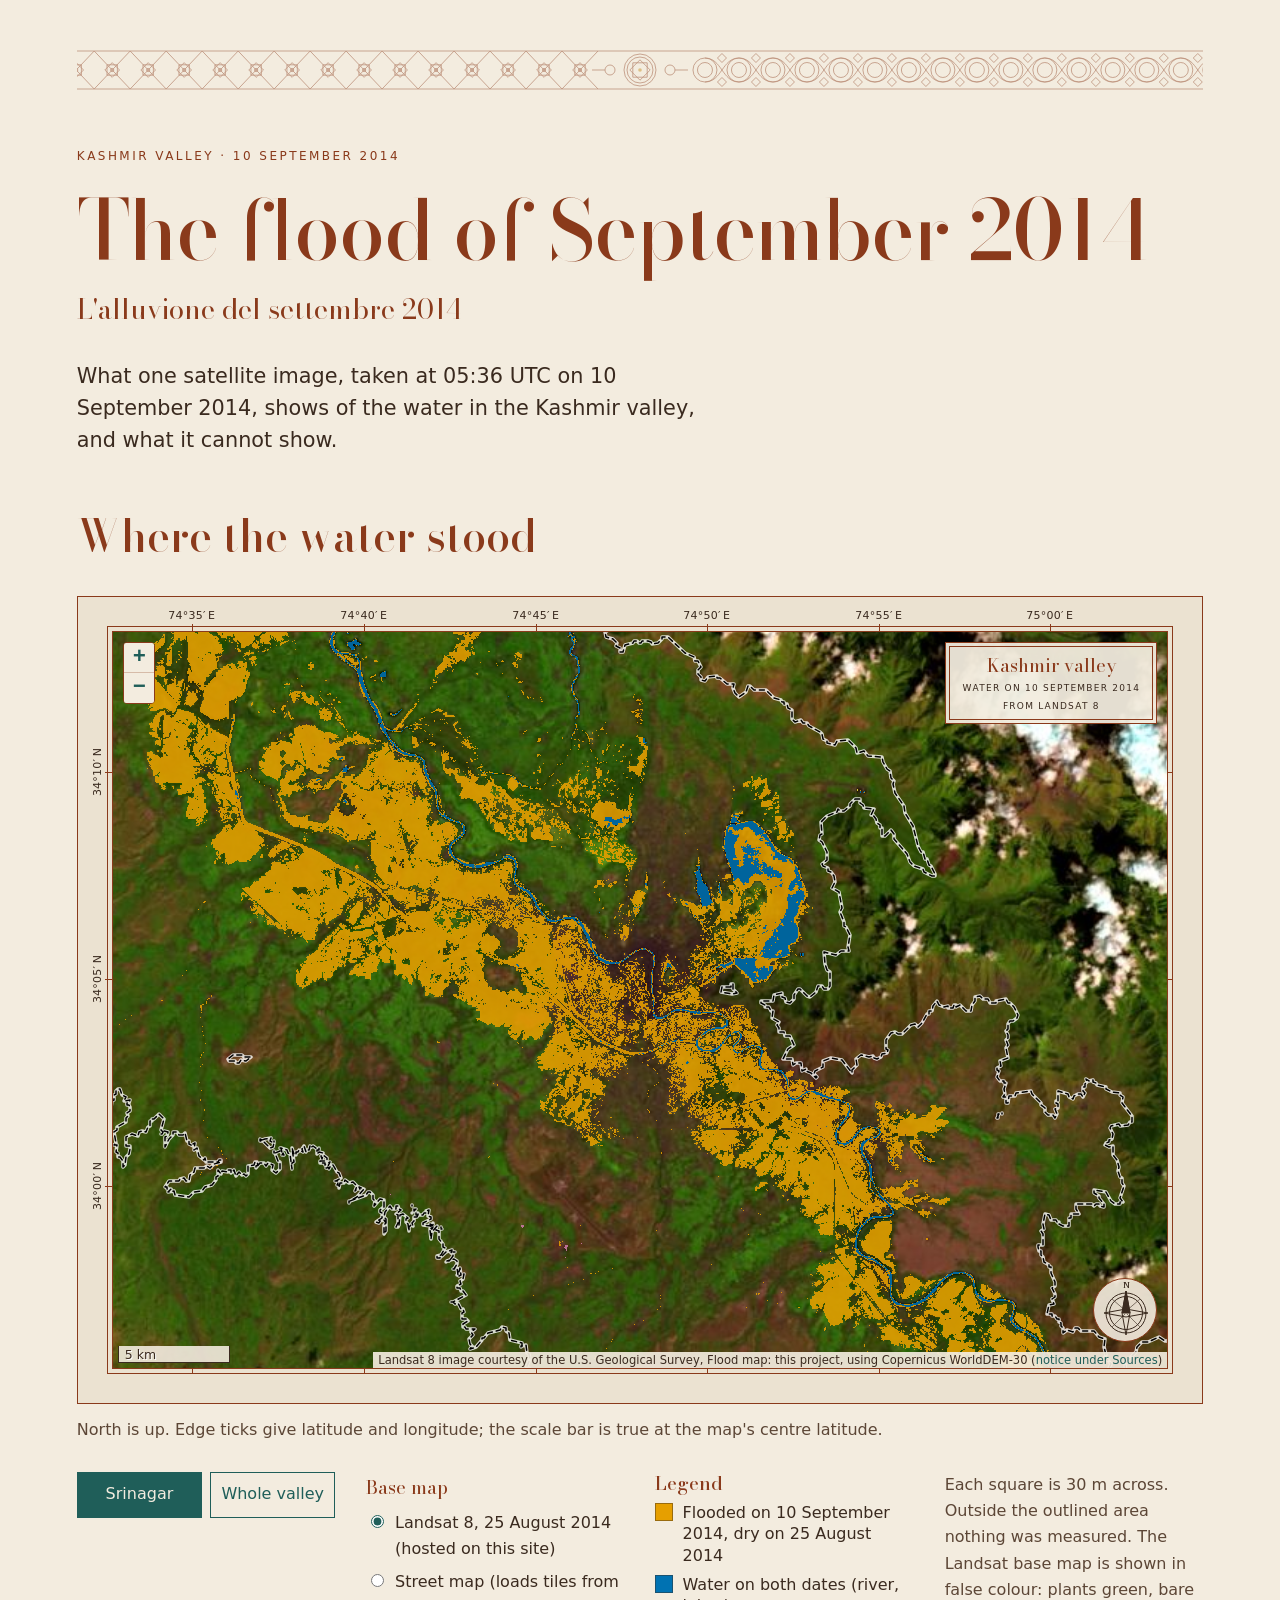
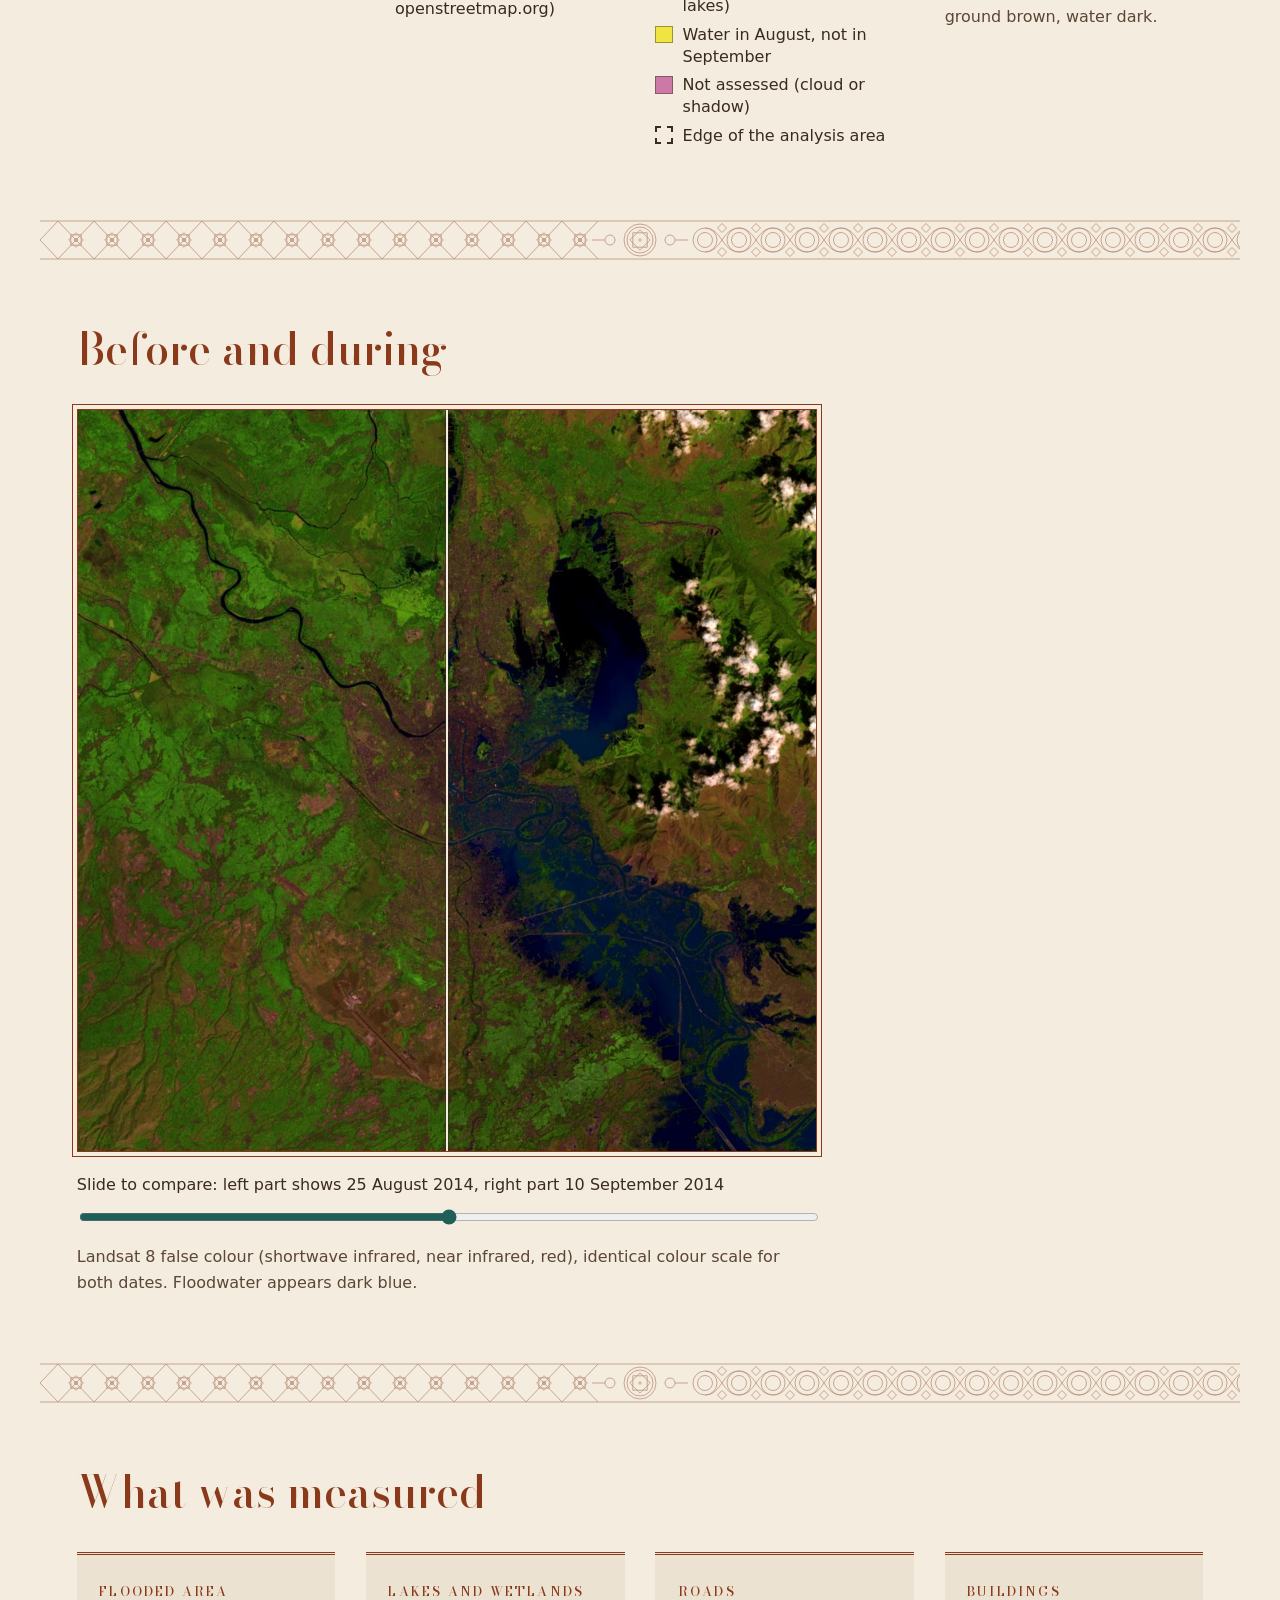
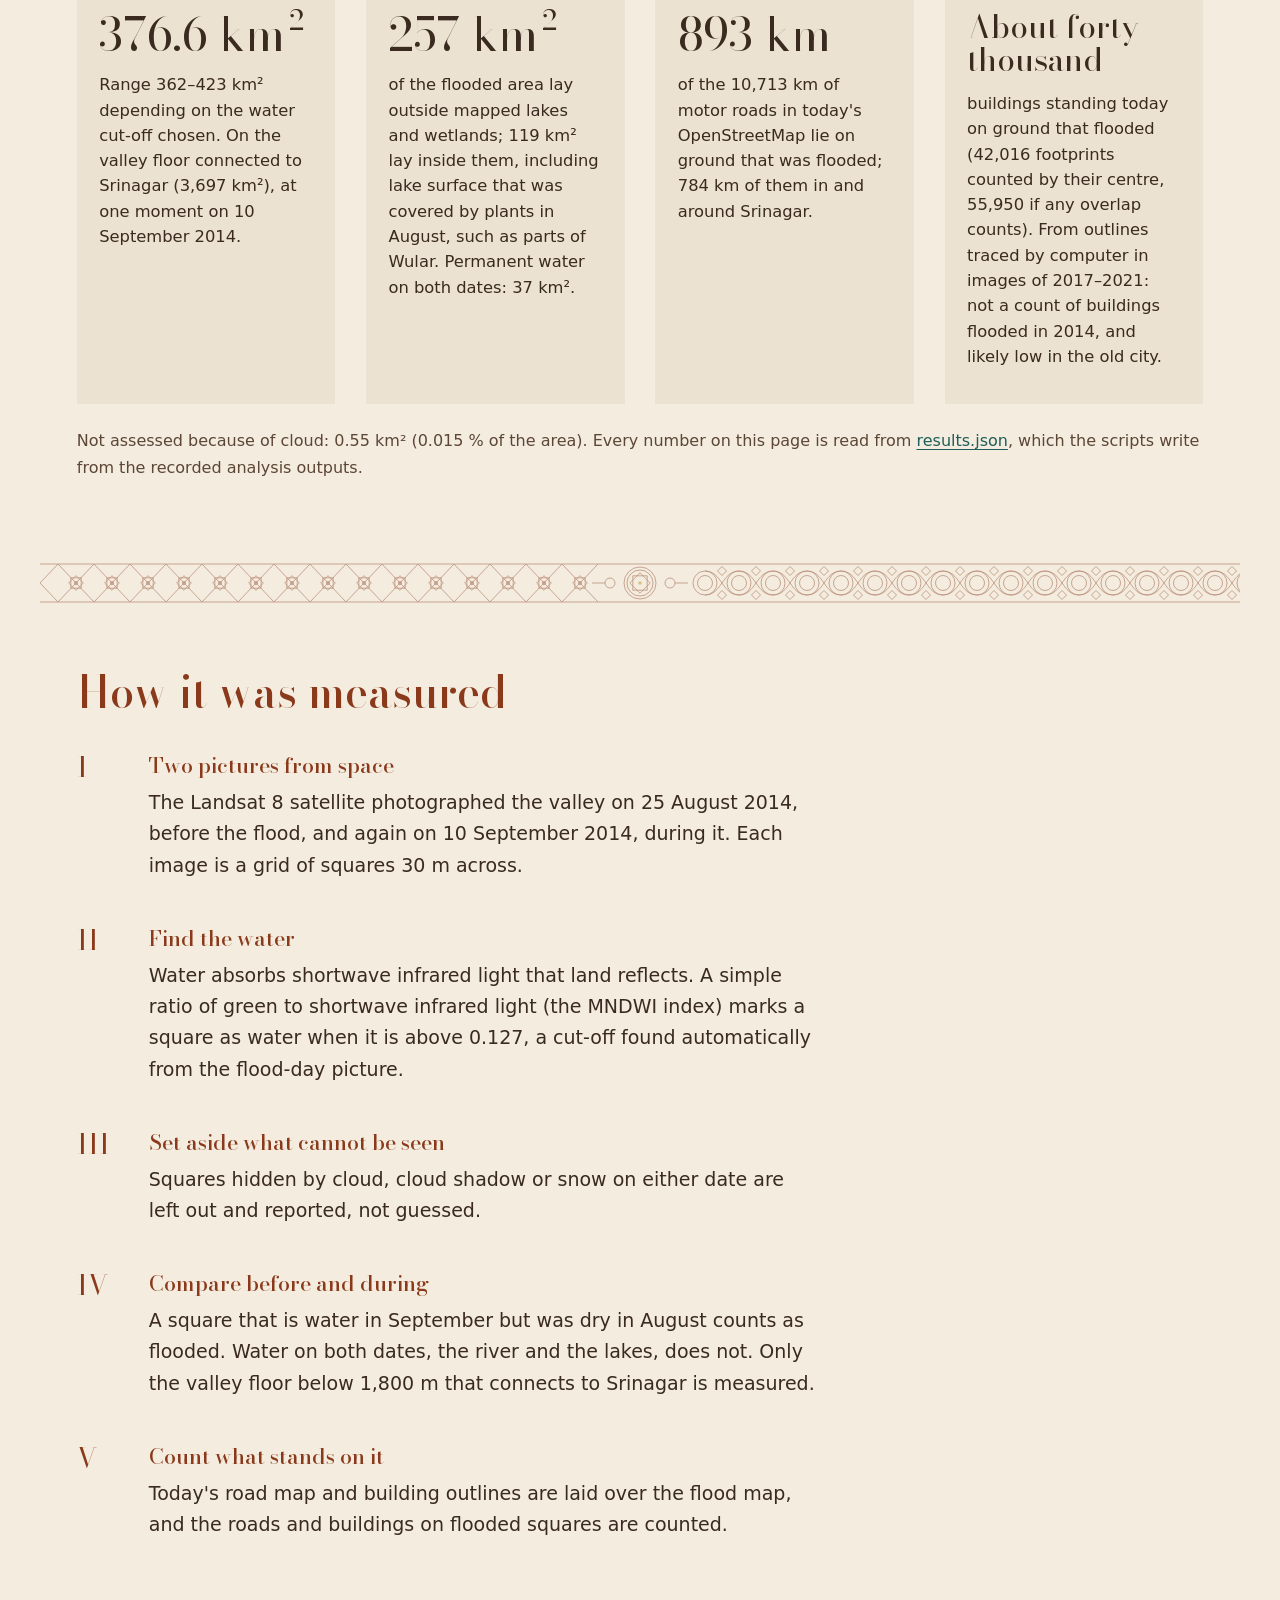
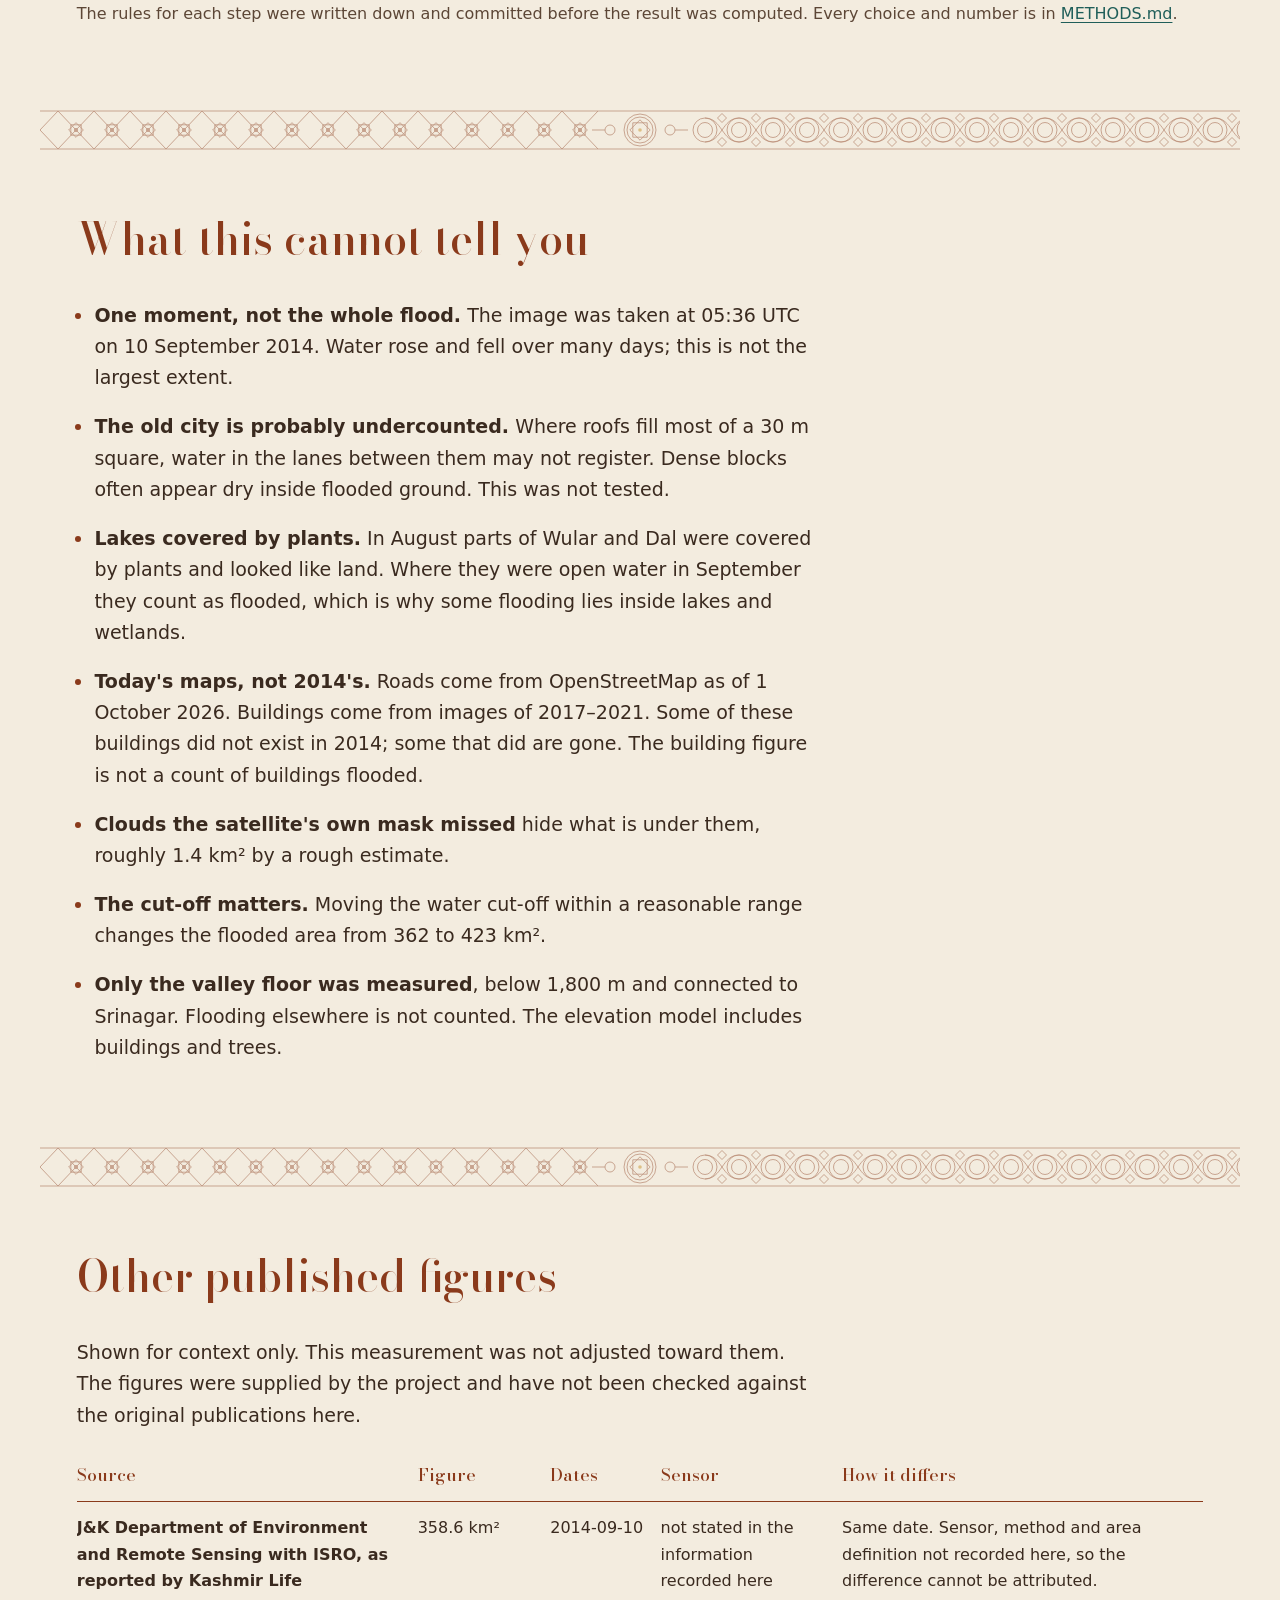
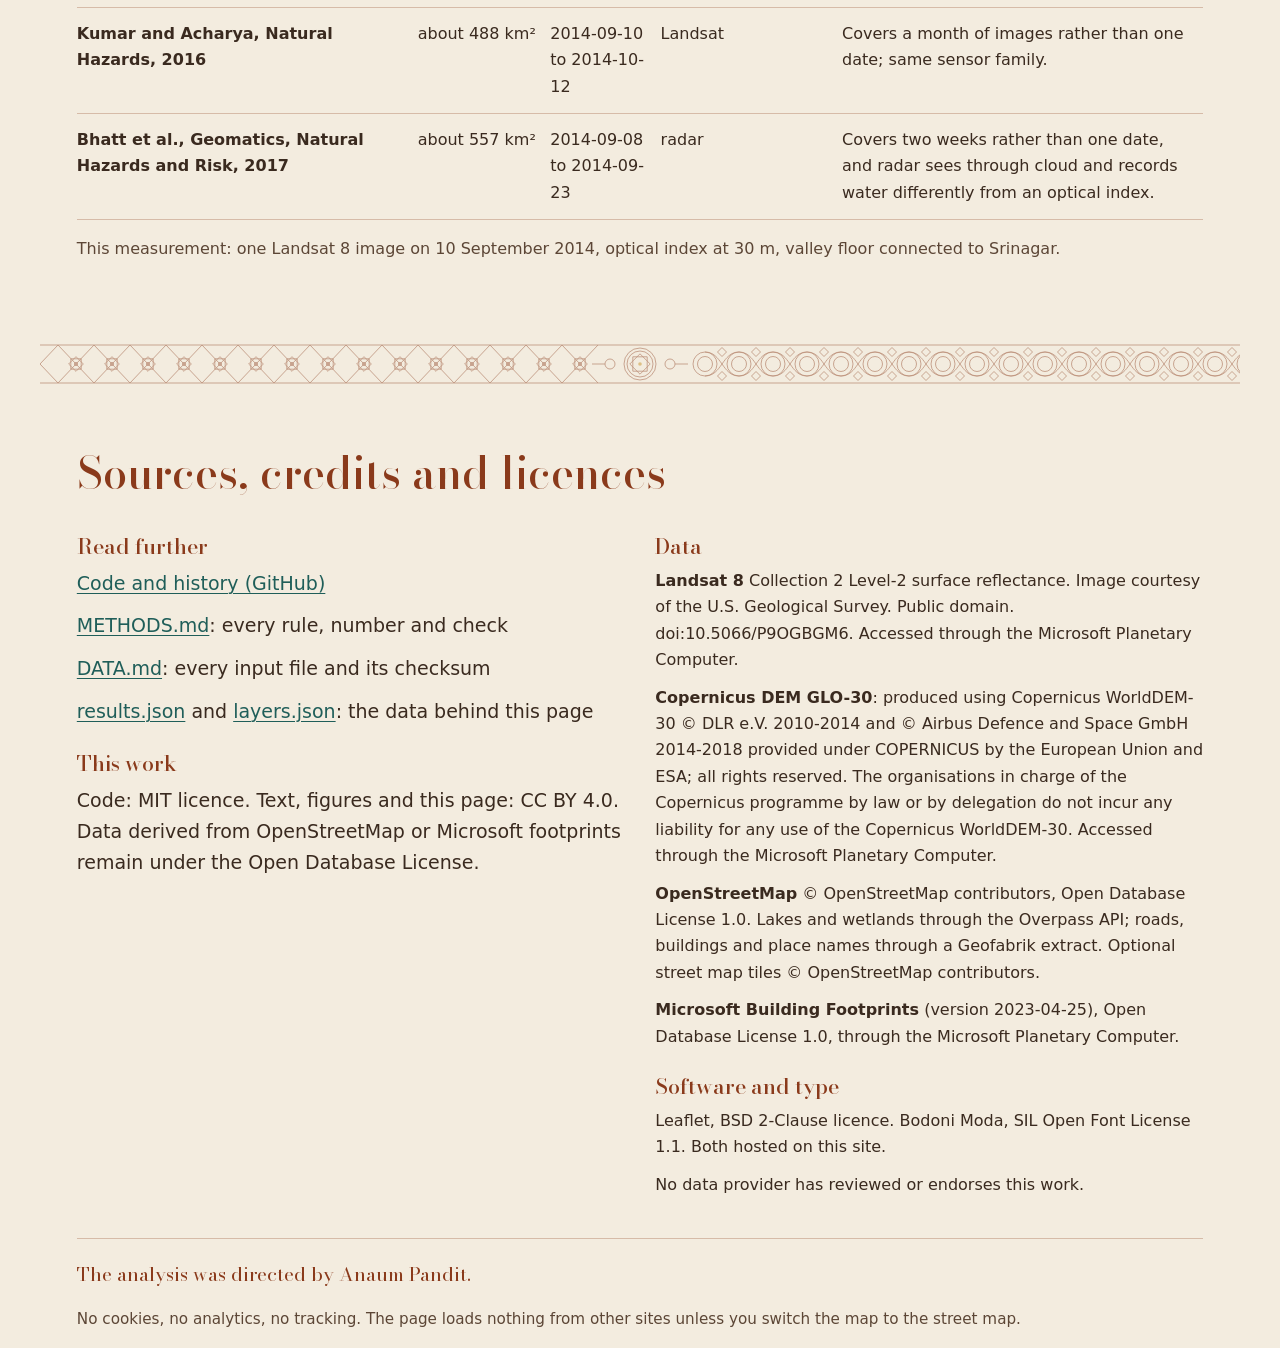
<file: docs/index.html>
<!doctype html>
<html lang="en">
<head>
<meta charset="utf-8">
<meta name="viewport" content="width=device-width, initial-scale=1">
<title>The Kashmir Flood, September 2014</title>
<meta name="description" content="A measurement of the September 2014 flood in the Kashmir valley from Landsat 8 satellite images, with its method, limits and sources.">
<meta name="referrer" content="no-referrer">
<link rel="preload" href="fonts/BodoniModa-latin.woff2" as="font" type="font/woff2" crossorigin>
<link rel="stylesheet" href="vendor/leaflet/leaflet.css">
<link rel="stylesheet" href="style.css">
</head>
<body>
<a class="skip" href="#main">Skip to content</a>

<header class="masthead grid">
  <div class="band band-head" aria-hidden="true"></div>
  <p class="kicker">Kashmir valley · <span data-k="dates.flood" data-fmt="date"></span></p>
  <h1>The flood of September 2014</h1>
  <p class="title-it" lang="it">L'alluvione del settembre 2014</p>
  <p class="dek">What one satellite image, taken at <span data-k="dates.flood_time_utc"></span> UTC on
    <span data-k="dates.flood" data-fmt="date"></span>, shows of the water in the Kashmir valley, and
    what it cannot show.</p>
</header>

<main id="main">

<section id="map-section" class="grid" aria-labelledby="map-title">
  <h2 id="map-title" class="span-all">Where the water stood</h2>
  <figure class="plate">
    <div class="plate-frame">
      <div id="map" role="region" aria-label="Interactive map of the flood in the Kashmir valley. Use arrow keys to pan and plus or minus to zoom." tabindex="0"></div>
      <div class="ticks" id="ticks" aria-hidden="true"></div>
    </div>
    <figcaption class="plate-caption">North is up. Edge ticks give latitude and longitude; the scale bar is true at the
      map's centre latitude.</figcaption>
    <noscript><p class="note">The interactive map needs JavaScript. The same information is in the numbers below and in METHODS.md.</p></noscript>
  </figure>
  <div class="map-controls" aria-label="Map controls and legend">
    <div class="views" role="group" aria-label="Map view">
      <button type="button" data-view="srinagar" aria-pressed="true">Srinagar</button>
      <button type="button" data-view="valley" aria-pressed="false">Whole valley</button>
    </div>
    <fieldset class="base">
      <legend>Base map</legend>
      <label><input type="radio" name="base" value="landsat" checked> <span>Landsat 8, <span data-k="dates.before" data-fmt="date"></span> (hosted on this site)</span></label>
      <label><input type="radio" name="base" value="osm"> <span>Street map (loads tiles from openstreetmap.org)</span></label>
    </fieldset>
    <div class="legend-block">
      <h3 class="legend-title">Legend</h3>
      <ul class="legend">
        <li><span class="sw sw-flooded" aria-hidden="true"></span> <span>Flooded on <span data-k="dates.flood" data-fmt="date"></span>, dry on <span data-k="dates.before" data-fmt="date"></span></span></li>
        <li><span class="sw sw-persistent" aria-hidden="true"></span> <span>Water on both dates (river, lakes)</span></li>
        <li><span class="sw sw-lost" aria-hidden="true"></span> <span>Water in August, not in September</span></li>
        <li><span class="sw sw-na" aria-hidden="true"></span> <span>Not assessed (cloud or shadow)</span></li>
        <li><span class="sw sw-outline" aria-hidden="true"></span> <span>Edge of the analysis area</span></li>
      </ul>
    </div>
    <p class="note">Each square is <span data-k="method.pixel_m"></span> m across. Outside the outlined area nothing was measured. The Landsat
      base map is shown in false colour: plants green, bare ground brown, water dark.</p>
  </div>
</section>

<div class="band" aria-hidden="true"></div>

<section id="before-after" class="grid" aria-labelledby="ba-title">
  <h2 id="ba-title" class="span-all">Before and during</h2>
  <figure class="ba span-wide">
    <div class="ba-frame">
      <img src="img/srinagar_2014-09-10.jpg" width="1000" height="925" loading="lazy" decoding="async"
           alt="Srinagar on 10 September 2014 in false colour: dark blue floodwater covers wide areas on both sides of the Jhelum and parts of the city.">
      <div class="ba-before" id="ba-before">
        <img src="img/srinagar_2014-08-25.jpg" width="1000" height="925" loading="lazy" decoding="async"
             alt="Srinagar on 25 August 2014 in false colour: the Jhelum winds through green fields and the city; Dal Lake lies dark to the north-east.">
      </div>
      <div class="ba-line" id="ba-line" aria-hidden="true"></div>
    </div>
    <label class="ba-label" for="ba-range">Slide to compare: left part shows <span data-k="dates.before" data-fmt="date"></span>, right part <span data-k="dates.flood" data-fmt="date"></span></label>
    <input id="ba-range" type="range" min="0" max="100" value="50" step="1">
    <figcaption>Landsat 8 false colour (shortwave infrared, near infrared, red), identical colour
      scale for both dates. Floodwater appears dark blue.</figcaption>
  </figure>
</section>

<div class="band" aria-hidden="true"></div>

<section id="numbers" class="grid" aria-labelledby="num-title">
  <h2 id="num-title" class="span-all">What was measured</h2>
  <div class="cards">
  <article class="fig">
    <h3>Flooded area</h3>
    <p class="big"><span data-k="flood.flooded_km2" data-fmt="dec1"></span> km²</p>
    <p>Range <span data-k="flood.range_km2.0" data-fmt="int"></span>–<span data-k="flood.range_km2.1" data-fmt="int"></span> km²
      depending on the water cut-off chosen. On the valley floor connected to Srinagar
      (<span data-k="method.analysis_area_km2" data-fmt="int"></span> km²), at one moment on
      <span data-k="dates.flood" data-fmt="date"></span>.</p>
  </article>
  <article class="fig">
    <h3>Lakes and wetlands</h3>
    <p class="big"><span data-k="flood.outside_lakes_wetlands_km2" data-fmt="int"></span> km²</p>
    <p>of the flooded area lay outside mapped lakes and wetlands;
      <span data-k="flood.inside_lakes_wetlands_km2" data-fmt="int"></span> km² lay inside them, including lake
      surface that was covered by plants in August, such as parts of Wular. Permanent water on both dates:
      <span data-k="flood.persistent_km2" data-fmt="int"></span> km².</p>
  </article>
  <article class="fig">
    <h3>Roads</h3>
    <p class="big"><span data-k="roads.motor_flooded_km" data-fmt="int"></span> km</p>
    <p>of the <span data-k="roads.motor_total_km" data-fmt="int"></span> km of motor roads in today's OpenStreetMap
      lie on ground that was flooded; <span data-k="roads.motor_srinagar_flooded_km" data-fmt="int"></span> km of
      them in and around Srinagar.</p>
  </article>
  <article class="fig">
    <h3>Buildings</h3>
    <p class="big big-words">About <span data-k="buildings.about_words"></span></p>
    <p>buildings standing today on ground that flooded
      (<span data-k="buildings.footprints_flooded" data-fmt="int"></span> footprints counted by their centre,
      <span data-k="buildings.footprints_flooded_overlap" data-fmt="int"></span> if any overlap counts). From
      outlines traced by computer in images of <span data-k="buildings.imagery_start"></span>–<span data-k="buildings.imagery_end"></span>:
      not a count of buildings flooded in 2014, and likely low in the old city.</p>
  </article>
  </div>
  <p class="note span-all">Not assessed because of cloud: <span data-k="flood.not_assessed_km2" data-fmt="dec2"></span> km²
    (<span data-k="flood.not_assessed_pct" data-fmt="dec3"></span> % of the area). Every number on this page is read from
    <a href="data/results.json">results.json</a>, which the scripts write from the recorded analysis outputs.</p>
</section>

<div class="band" aria-hidden="true"></div>

<section id="method" class="grid" aria-labelledby="method-title">
  <h2 id="method-title" class="span-all">How it was measured</h2>
  <ol class="steps span-wide">
    <li><h3>Two pictures from space</h3>
      <p>The Landsat 8 satellite photographed the valley on <span data-k="dates.before" data-fmt="date"></span>,
        before the flood, and again on <span data-k="dates.flood" data-fmt="date"></span>, during it. Each image is
        a grid of squares <span data-k="method.pixel_m"></span> m across.</p></li>
    <li><h3>Find the water</h3>
      <p>Water absorbs shortwave infrared light that land reflects. A simple ratio of green to shortwave
        infrared light (the MNDWI index) marks a square as water when it is above
        <span data-k="method.threshold"></span>, a cut-off found automatically from the flood-day picture.</p></li>
    <li><h3>Set aside what cannot be seen</h3>
      <p>Squares hidden by cloud, cloud shadow or snow on either date are left out and reported, not guessed.</p></li>
    <li><h3>Compare before and during</h3>
      <p>A square that is water in September but was dry in August counts as flooded. Water on both dates, the
        river and the lakes, does not. Only the valley floor below <span data-k="method.valley_floor_max_m" data-fmt="int"></span> m
        that connects to Srinagar is measured.</p></li>
    <li><h3>Count what stands on it</h3>
      <p>Today's road map and building outlines are laid over the flood map, and the roads and buildings on
        flooded squares are counted.</p></li>
  </ol>
  <p class="note span-all">The rules for each step were written down and committed before the result was
    computed. Every choice and number is in <a data-href="links.methods" href="#">METHODS.md</a>.</p>
</section>

<div class="band" aria-hidden="true"></div>

<section id="limits" class="grid" aria-labelledby="limits-title">
  <h2 id="limits-title" class="span-all">What this cannot tell you</h2>
  <ul class="limits span-wide">
    <li><strong>One moment, not the whole flood.</strong> The image was taken at <span data-k="dates.flood_time_utc"></span> UTC
      on <span data-k="dates.flood" data-fmt="date"></span>. Water rose and fell over many days; this is not the largest extent.</li>
    <li><strong>The old city is probably undercounted.</strong> Where roofs fill most of a 30 m square, water in the
      lanes between them may not register. Dense blocks often appear dry inside flooded ground. This was not tested.</li>
    <li><strong>Lakes covered by plants.</strong> In August parts of Wular and Dal were covered by plants and looked
      like land. Where they were open water in September they count as flooded, which is why some flooding lies
      inside lakes and wetlands.</li>
    <li><strong>Today's maps, not 2014's.</strong> Roads come from OpenStreetMap as of
      <span data-k="roads.osm_timestamp" data-fmt="date"></span>. Buildings come from images of
      <span data-k="buildings.imagery_start"></span>–<span data-k="buildings.imagery_end"></span>. Some of these buildings
      did not exist in 2014; some that did are gone. The building figure is not a count of buildings flooded.</li>
    <li><strong>Clouds the satellite's own mask missed</strong> hide what is under them, roughly
      <span data-k="flood.unflagged_cloud_u2_km2" data-fmt="dec1"></span> km² by a rough estimate.</li>
    <li><strong>The cut-off matters.</strong> Moving the water cut-off within a reasonable range changes the flooded
      area from <span data-k="flood.range_km2.0" data-fmt="int"></span> to <span data-k="flood.range_km2.1" data-fmt="int"></span> km².</li>
    <li><strong>Only the valley floor was measured</strong>, below <span data-k="method.valley_floor_max_m" data-fmt="int"></span> m
      and connected to Srinagar. Flooding elsewhere is not counted. The elevation model includes buildings and trees.</li>
  </ul>
</section>

<div class="band" aria-hidden="true"></div>

<section id="context" class="grid" aria-labelledby="ctx-title">
  <h2 id="ctx-title" class="span-all">Other published figures</h2>
  <p class="span-wide">Shown for context only. This measurement was not adjusted toward them. The figures were
    supplied by the project and have not been checked against the original publications here.</p>
  <div class="table-wrap span-all">
    <table id="published">
      <caption class="sr-only">Published flood-area figures and how they differ from this measurement</caption>
      <thead><tr><th scope="col">Source</th><th scope="col">Figure</th><th scope="col">Dates</th>
        <th scope="col">Sensor</th><th scope="col">How it differs</th></tr></thead>
      <tbody></tbody>
    </table>
  </div>
  <p class="note span-all">This measurement: one Landsat 8 image on <span data-k="dates.flood" data-fmt="date"></span>,
    optical index at <span data-k="method.pixel_m"></span> m, valley floor connected to Srinagar.</p>
</section>

<div class="band" aria-hidden="true"></div>

<section id="sources" class="grid" aria-labelledby="src-title">
  <h2 id="src-title" class="span-all">Sources, credits and licences</h2>
  <div class="col">
    <h3>Read further</h3>
    <ul class="plain">
      <li><a data-href="links.repository" href="#">Code and history (GitHub)</a></li>
      <li><a data-href="links.methods" href="#">METHODS.md</a>: every rule, number and check</li>
      <li><a data-href="links.data" href="#">DATA.md</a>: every input file and its checksum</li>
      <li><a href="data/results.json">results.json</a> and <a href="data/layers.json">layers.json</a>: the data behind this page</li>
    </ul>
    <h3>This work</h3>
    <p>Code: MIT licence. Text, figures and this page: CC BY 4.0. Data derived from OpenStreetMap or
      Microsoft footprints remain under the Open Database License.</p>
  </div>
  <div class="col">
    <h3>Data</h3>
    <ul class="credits">
      <li><strong>Landsat 8</strong> Collection 2 Level-2 surface reflectance. Image courtesy of the U.S. Geological
        Survey. Public domain. doi:10.5066/P9OGBGM6. Accessed through the Microsoft Planetary Computer.</li>
      <li><strong>Copernicus DEM GLO-30</strong>: produced using Copernicus WorldDEM-30 © DLR e.V. 2010-2014 and ©
        Airbus Defence and Space GmbH 2014-2018 provided under COPERNICUS by the European Union and ESA; all rights
        reserved. The organisations in charge of the Copernicus programme by law or by delegation do not incur any
        liability for any use of the Copernicus WorldDEM-30. Accessed through the Microsoft Planetary Computer.</li>
      <li><strong>OpenStreetMap</strong> © OpenStreetMap contributors, Open Database License 1.0. Lakes and wetlands
        through the Overpass API; roads, buildings and place names through a Geofabrik extract. Optional street map
        tiles © OpenStreetMap contributors.</li>
      <li><strong>Microsoft Building Footprints</strong> (version <span data-k="buildings.ms_version"></span>),
        Open Database License 1.0, through the Microsoft Planetary Computer.</li>
    </ul>
    <h3>Software and type</h3>
    <ul class="credits">
      <li>Leaflet, BSD 2-Clause licence. Bodoni Moda, SIL Open Font License 1.1. Both hosted on this site.</li>
      <li>No data provider has reviewed or endorses this work.</li>
    </ul>
  </div>
  <p class="credit-line span-all">The analysis was directed by Anaum Pandit.</p>
</section>

</main>

<footer class="grid">
  <p class="span-all">No cookies, no analytics, no tracking. The page loads nothing from other sites unless you switch
    the map to the street map.</p>
</footer>

<script src="vendor/leaflet/leaflet.js"></script>
<script src="app.js"></script>
</body>
</html>
</file>
<file: docs/vendor/leaflet/leaflet.css>
/* required styles */

.leaflet-pane,
.leaflet-tile,
.leaflet-marker-icon,
.leaflet-marker-shadow,
.leaflet-tile-container,
.leaflet-pane > svg,
.leaflet-pane > canvas,
.leaflet-zoom-box,
.leaflet-image-layer,
.leaflet-layer {
	position: absolute;
	left: 0;
	top: 0;
	}
.leaflet-container {
	overflow: hidden;
	}
.leaflet-tile,
.leaflet-marker-icon,
.leaflet-marker-shadow {
	-webkit-user-select: none;
	   -moz-user-select: none;
	        user-select: none;
	  -webkit-user-drag: none;
	}
/* Prevents IE11 from highlighting tiles in blue */
.leaflet-tile::selection {
	background: transparent;
}
/* Safari renders non-retina tile on retina better with this, but Chrome is worse */
.leaflet-safari .leaflet-tile {
	image-rendering: -webkit-optimize-contrast;
	}
/* hack that prevents hw layers "stretching" when loading new tiles */
.leaflet-safari .leaflet-tile-container {
	width: 1600px;
	height: 1600px;
	-webkit-transform-origin: 0 0;
	}
.leaflet-marker-icon,
.leaflet-marker-shadow {
	display: block;
	}
/* .leaflet-container svg: reset svg max-width decleration shipped in Joomla! (joomla.org) 3.x */
/* .leaflet-container img: map is broken in FF if you have max-width: 100% on tiles */
.leaflet-container .leaflet-overlay-pane svg {
	max-width: none !important;
	max-height: none !important;
	}
.leaflet-container .leaflet-marker-pane img,
.leaflet-container .leaflet-shadow-pane img,
.leaflet-container .leaflet-tile-pane img,
.leaflet-container img.leaflet-image-layer,
.leaflet-container .leaflet-tile {
	max-width: none !important;
	max-height: none !important;
	width: auto;
	padding: 0;
	}

.leaflet-container img.leaflet-tile {
	/* See: https://bugs.chromium.org/p/chromium/issues/detail?id=600120 */
	mix-blend-mode: plus-lighter;
}

.leaflet-container.leaflet-touch-zoom {
	-ms-touch-action: pan-x pan-y;
	touch-action: pan-x pan-y;
	}
.leaflet-container.leaflet-touch-drag {
	-ms-touch-action: pinch-zoom;
	/* Fallback for FF which doesn't support pinch-zoom */
	touch-action: none;
	touch-action: pinch-zoom;
}
.leaflet-container.leaflet-touch-drag.leaflet-touch-zoom {
	-ms-touch-action: none;
	touch-action: none;
}
.leaflet-container {
	-webkit-tap-highlight-color: transparent;
}
.leaflet-container a {
	-webkit-tap-highlight-color: rgba(51, 181, 229, 0.4);
}
.leaflet-tile {
	filter: inherit;
	visibility: hidden;
	}
.leaflet-tile-loaded {
	visibility: inherit;
	}
.leaflet-zoom-box {
	width: 0;
	height: 0;
	-moz-box-sizing: border-box;
	     box-sizing: border-box;
	z-index: 800;
	}
/* workaround for https://bugzilla.mozilla.org/show_bug.cgi?id=888319 */
.leaflet-overlay-pane svg {
	-moz-user-select: none;
	}

.leaflet-pane         { z-index: 400; }

.leaflet-tile-pane    { z-index: 200; }
.leaflet-overlay-pane { z-index: 400; }
.leaflet-shadow-pane  { z-index: 500; }
.leaflet-marker-pane  { z-index: 600; }
.leaflet-tooltip-pane   { z-index: 650; }
.leaflet-popup-pane   { z-index: 700; }

.leaflet-map-pane canvas { z-index: 100; }
.leaflet-map-pane svg    { z-index: 200; }

.leaflet-vml-shape {
	width: 1px;
	height: 1px;
	}
.lvml {
	behavior: url(#default#VML);
	display: inline-block;
	position: absolute;
	}


/* control positioning */

.leaflet-control {
	position: relative;
	z-index: 800;
	pointer-events: visiblePainted; /* IE 9-10 doesn't have auto */
	pointer-events: auto;
	}
.leaflet-top,
.leaflet-bottom {
	position: absolute;
	z-index: 1000;
	pointer-events: none;
	}
.leaflet-top {
	top: 0;
	}
.leaflet-right {
	right: 0;
	}
.leaflet-bottom {
	bottom: 0;
	}
.leaflet-left {
	left: 0;
	}
.leaflet-control {
	float: left;
	clear: both;
	}
.leaflet-right .leaflet-control {
	float: right;
	}
.leaflet-top .leaflet-control {
	margin-top: 10px;
	}
.leaflet-bottom .leaflet-control {
	margin-bottom: 10px;
	}
.leaflet-left .leaflet-control {
	margin-left: 10px;
	}
.leaflet-right .leaflet-control {
	margin-right: 10px;
	}


/* zoom and fade animations */

.leaflet-fade-anim .leaflet-popup {
	opacity: 0;
	-webkit-transition: opacity 0.2s linear;
	   -moz-transition: opacity 0.2s linear;
	        transition: opacity 0.2s linear;
	}
.leaflet-fade-anim .leaflet-map-pane .leaflet-popup {
	opacity: 1;
	}
.leaflet-zoom-animated {
	-webkit-transform-origin: 0 0;
	    -ms-transform-origin: 0 0;
	        transform-origin: 0 0;
	}
svg.leaflet-zoom-animated {
	will-change: transform;
}

.leaflet-zoom-anim .leaflet-zoom-animated {
	-webkit-transition: -webkit-transform 0.25s cubic-bezier(0,0,0.25,1);
	   -moz-transition:    -moz-transform 0.25s cubic-bezier(0,0,0.25,1);
	        transition:         transform 0.25s cubic-bezier(0,0,0.25,1);
	}
.leaflet-zoom-anim .leaflet-tile,
.leaflet-pan-anim .leaflet-tile {
	-webkit-transition: none;
	   -moz-transition: none;
	        transition: none;
	}

.leaflet-zoom-anim .leaflet-zoom-hide {
	visibility: hidden;
	}


/* cursors */

.leaflet-interactive {
	cursor: pointer;
	}
.leaflet-grab {
	cursor: -webkit-grab;
	cursor:    -moz-grab;
	cursor:         grab;
	}
.leaflet-crosshair,
.leaflet-crosshair .leaflet-interactive {
	cursor: crosshair;
	}
.leaflet-popup-pane,
.leaflet-control {
	cursor: auto;
	}
.leaflet-dragging .leaflet-grab,
.leaflet-dragging .leaflet-grab .leaflet-interactive,
.leaflet-dragging .leaflet-marker-draggable {
	cursor: move;
	cursor: -webkit-grabbing;
	cursor:    -moz-grabbing;
	cursor:         grabbing;
	}

/* marker & overlays interactivity */
.leaflet-marker-icon,
.leaflet-marker-shadow,
.leaflet-image-layer,
.leaflet-pane > svg path,
.leaflet-tile-container {
	pointer-events: none;
	}

.leaflet-marker-icon.leaflet-interactive,
.leaflet-image-layer.leaflet-interactive,
.leaflet-pane > svg path.leaflet-interactive,
svg.leaflet-image-layer.leaflet-interactive path {
	pointer-events: visiblePainted; /* IE 9-10 doesn't have auto */
	pointer-events: auto;
	}

/* visual tweaks */

.leaflet-container {
	background: #ddd;
	outline-offset: 1px;
	}
.leaflet-container a {
	color: #0078A8;
	}
.leaflet-zoom-box {
	border: 2px dotted #38f;
	background: rgba(255,255,255,0.5);
	}


/* general typography */
.leaflet-container {
	font-family: "Helvetica Neue", Arial, Helvetica, sans-serif;
	font-size: 12px;
	font-size: 0.75rem;
	line-height: 1.5;
	}


/* general toolbar styles */

.leaflet-bar {
	box-shadow: 0 1px 5px rgba(0,0,0,0.65);
	border-radius: 4px;
	}
.leaflet-bar a {
	background-color: #fff;
	border-bottom: 1px solid #ccc;
	width: 26px;
	height: 26px;
	line-height: 26px;
	display: block;
	text-align: center;
	text-decoration: none;
	color: black;
	}
.leaflet-bar a,
.leaflet-control-layers-toggle {
	background-position: 50% 50%;
	background-repeat: no-repeat;
	display: block;
	}
.leaflet-bar a:hover,
.leaflet-bar a:focus {
	background-color: #f4f4f4;
	}
.leaflet-bar a:first-child {
	border-top-left-radius: 4px;
	border-top-right-radius: 4px;
	}
.leaflet-bar a:last-child {
	border-bottom-left-radius: 4px;
	border-bottom-right-radius: 4px;
	border-bottom: none;
	}
.leaflet-bar a.leaflet-disabled {
	cursor: default;
	background-color: #f4f4f4;
	color: #bbb;
	}

.leaflet-touch .leaflet-bar a {
	width: 30px;
	height: 30px;
	line-height: 30px;
	}
.leaflet-touch .leaflet-bar a:first-child {
	border-top-left-radius: 2px;
	border-top-right-radius: 2px;
	}
.leaflet-touch .leaflet-bar a:last-child {
	border-bottom-left-radius: 2px;
	border-bottom-right-radius: 2px;
	}

/* zoom control */

.leaflet-control-zoom-in,
.leaflet-control-zoom-out {
	font: bold 18px 'Lucida Console', Monaco, monospace;
	text-indent: 1px;
	}

.leaflet-touch .leaflet-control-zoom-in, .leaflet-touch .leaflet-control-zoom-out  {
	font-size: 22px;
	}


/* layers control */

.leaflet-control-layers {
	box-shadow: 0 1px 5px rgba(0,0,0,0.4);
	background: #fff;
	border-radius: 5px;
	}
.leaflet-control-layers-toggle {
	background-image: url(images/layers.png);
	width: 36px;
	height: 36px;
	}
.leaflet-retina .leaflet-control-layers-toggle {
	background-image: url(images/layers-2x.png);
	background-size: 26px 26px;
	}
.leaflet-touch .leaflet-control-layers-toggle {
	width: 44px;
	height: 44px;
	}
.leaflet-control-layers .leaflet-control-layers-list,
.leaflet-control-layers-expanded .leaflet-control-layers-toggle {
	display: none;
	}
.leaflet-control-layers-expanded .leaflet-control-layers-list {
	display: block;
	position: relative;
	}
.leaflet-control-layers-expanded {
	padding: 6px 10px 6px 6px;
	color: #333;
	background: #fff;
	}
.leaflet-control-layers-scrollbar {
	overflow-y: scroll;
	overflow-x: hidden;
	padding-right: 5px;
	}
.leaflet-control-layers-selector {
	margin-top: 2px;
	position: relative;
	top: 1px;
	}
.leaflet-control-layers label {
	display: block;
	font-size: 13px;
	font-size: 1.08333em;
	}
.leaflet-control-layers-separator {
	height: 0;
	border-top: 1px solid #ddd;
	margin: 5px -10px 5px -6px;
	}

/* Default icon URLs */
.leaflet-default-icon-path { /* used only in path-guessing heuristic, see L.Icon.Default */
	background-image: url(images/marker-icon.png);
	}


/* attribution and scale controls */

.leaflet-container .leaflet-control-attribution {
	background: #fff;
	background: rgba(255, 255, 255, 0.8);
	margin: 0;
	}
.leaflet-control-attribution,
.leaflet-control-scale-line {
	padding: 0 5px;
	color: #333;
	line-height: 1.4;
	}
.leaflet-control-attribution a {
	text-decoration: none;
	}
.leaflet-control-attribution a:hover,
.leaflet-control-attribution a:focus {
	text-decoration: underline;
	}
.leaflet-attribution-flag {
	display: inline !important;
	vertical-align: baseline !important;
	width: 1em;
	height: 0.6669em;
	}
.leaflet-left .leaflet-control-scale {
	margin-left: 5px;
	}
.leaflet-bottom .leaflet-control-scale {
	margin-bottom: 5px;
	}
.leaflet-control-scale-line {
	border: 2px solid #777;
	border-top: none;
	line-height: 1.1;
	padding: 2px 5px 1px;
	white-space: nowrap;
	-moz-box-sizing: border-box;
	     box-sizing: border-box;
	background: rgba(255, 255, 255, 0.8);
	text-shadow: 1px 1px #fff;
	}
.leaflet-control-scale-line:not(:first-child) {
	border-top: 2px solid #777;
	border-bottom: none;
	margin-top: -2px;
	}
.leaflet-control-scale-line:not(:first-child):not(:last-child) {
	border-bottom: 2px solid #777;
	}

.leaflet-touch .leaflet-control-attribution,
.leaflet-touch .leaflet-control-layers,
.leaflet-touch .leaflet-bar {
	box-shadow: none;
	}
.leaflet-touch .leaflet-control-layers,
.leaflet-touch .leaflet-bar {
	border: 2px solid rgba(0,0,0,0.2);
	background-clip: padding-box;
	}


/* popup */

.leaflet-popup {
	position: absolute;
	text-align: center;
	margin-bottom: 20px;
	}
.leaflet-popup-content-wrapper {
	padding: 1px;
	text-align: left;
	border-radius: 12px;
	}
.leaflet-popup-content {
	margin: 13px 24px 13px 20px;
	line-height: 1.3;
	font-size: 13px;
	font-size: 1.08333em;
	min-height: 1px;
	}
.leaflet-popup-content p {
	margin: 17px 0;
	margin: 1.3em 0;
	}
.leaflet-popup-tip-container {
	width: 40px;
	height: 20px;
	position: absolute;
	left: 50%;
	margin-top: -1px;
	margin-left: -20px;
	overflow: hidden;
	pointer-events: none;
	}
.leaflet-popup-tip {
	width: 17px;
	height: 17px;
	padding: 1px;

	margin: -10px auto 0;
	pointer-events: auto;

	-webkit-transform: rotate(45deg);
	   -moz-transform: rotate(45deg);
	    -ms-transform: rotate(45deg);
	        transform: rotate(45deg);
	}
.leaflet-popup-content-wrapper,
.leaflet-popup-tip {
	background: white;
	color: #333;
	box-shadow: 0 3px 14px rgba(0,0,0,0.4);
	}
.leaflet-container a.leaflet-popup-close-button {
	position: absolute;
	top: 0;
	right: 0;
	border: none;
	text-align: center;
	width: 24px;
	height: 24px;
	font: 16px/24px Tahoma, Verdana, sans-serif;
	color: #757575;
	text-decoration: none;
	background: transparent;
	}
.leaflet-container a.leaflet-popup-close-button:hover,
.leaflet-container a.leaflet-popup-close-button:focus {
	color: #585858;
	}
.leaflet-popup-scrolled {
	overflow: auto;
	}

.leaflet-oldie .leaflet-popup-content-wrapper {
	-ms-zoom: 1;
	}
.leaflet-oldie .leaflet-popup-tip {
	width: 24px;
	margin: 0 auto;

	-ms-filter: "progid:DXImageTransform.Microsoft.Matrix(M11=0.70710678, M12=0.70710678, M21=-0.70710678, M22=0.70710678)";
	filter: progid:DXImageTransform.Microsoft.Matrix(M11=0.70710678, M12=0.70710678, M21=-0.70710678, M22=0.70710678);
	}

.leaflet-oldie .leaflet-control-zoom,
.leaflet-oldie .leaflet-control-layers,
.leaflet-oldie .leaflet-popup-content-wrapper,
.leaflet-oldie .leaflet-popup-tip {
	border: 1px solid #999;
	}


/* div icon */

.leaflet-div-icon {
	background: #fff;
	border: 1px solid #666;
	}


/* Tooltip */
/* Base styles for the element that has a tooltip */
.leaflet-tooltip {
	position: absolute;
	padding: 6px;
	background-color: #fff;
	border: 1px solid #fff;
	border-radius: 3px;
	color: #222;
	white-space: nowrap;
	-webkit-user-select: none;
	-moz-user-select: none;
	-ms-user-select: none;
	user-select: none;
	pointer-events: none;
	box-shadow: 0 1px 3px rgba(0,0,0,0.4);
	}
.leaflet-tooltip.leaflet-interactive {
	cursor: pointer;
	pointer-events: auto;
	}
.leaflet-tooltip-top:before,
.leaflet-tooltip-bottom:before,
.leaflet-tooltip-left:before,
.leaflet-tooltip-right:before {
	position: absolute;
	pointer-events: none;
	border: 6px solid transparent;
	background: transparent;
	content: "";
	}

/* Directions */

.leaflet-tooltip-bottom {
	margin-top: 6px;
}
.leaflet-tooltip-top {
	margin-top: -6px;
}
.leaflet-tooltip-bottom:before,
.leaflet-tooltip-top:before {
	left: 50%;
	margin-left: -6px;
	}
.leaflet-tooltip-top:before {
	bottom: 0;
	margin-bottom: -12px;
	border-top-color: #fff;
	}
.leaflet-tooltip-bottom:before {
	top: 0;
	margin-top: -12px;
	margin-left: -6px;
	border-bottom-color: #fff;
	}
.leaflet-tooltip-left {
	margin-left: -6px;
}
.leaflet-tooltip-right {
	margin-left: 6px;
}
.leaflet-tooltip-left:before,
.leaflet-tooltip-right:before {
	top: 50%;
	margin-top: -6px;
	}
.leaflet-tooltip-left:before {
	right: 0;
	margin-right: -12px;
	border-left-color: #fff;
	}
.leaflet-tooltip-right:before {
	left: 0;
	margin-left: -12px;
	border-right-color: #fff;
	}

/* Printing */

@media print {
	/* Prevent printers from removing background-images of controls. */
	.leaflet-control {
		-webkit-print-color-adjust: exact;
		print-color-adjust: exact;
		}
	}
</file>
<file: docs/style.css>
/* The Kashmir Flood, September 2014 — exhibit page.
   Kashmiri colour, Italian structure. Each colour token carries both names.
   Map flood colours are set from data/layers.json (Okabe-Ito) and are not
   part of this palette. Contrast on the background (WCAG): walnut/umber 11.7,
   chinar/sienna 6.6, dal/verdigris 6.4; saffron/naples is decoration only. */

@font-face {
  font-family: "Bodoni Moda";
  src: url("fonts/BodoniModa-latin.woff2") format("woff2");
  font-weight: 400 700;
  font-style: normal;
  font-display: swap;
}

:root {
  --pashmina-travertine: #F3ECDF;       /* background */
  --pashmina-travertine-deep: #EBE2D1;  /* cards, plate */
  --chinar-sienna: #8A3A1B;             /* headings, dividers, rules */
  --walnut-umber: #3A2A1F;              /* body text */
  --walnut-umber-soft: #5C4636;         /* secondary text */
  --dal-verdigris: #1F5E59;             /* links, controls */
  --saffron-naples: #C9952E;            /* accent, decoration only */
  --hairline: rgba(138, 58, 27, .28);

  --serif: "Bodoni Moda", "Didot", "Bodoni 72", "Times New Roman", serif;
  --sans: system-ui, -apple-system, "Segoe UI", Roboto, "Helvetica Neue", Arial, sans-serif;
  --gap: clamp(1rem, 2.4vw, 2.5rem);
  --margin: clamp(1.25rem, 6vw, 6rem);

  --c-flooded: #E69F00;
  --c-persistent: #0072B2;
  --c-lost: #F0E442;
  --c-na: #CC79A7;
}

*, *::before, *::after { box-sizing: border-box; }
html { -webkit-text-size-adjust: 100%; }
body {
  margin: 0;
  background: var(--pashmina-travertine);
  color: var(--walnut-umber);
  font: 1.1875rem/1.65 var(--sans);
}
img { max-width: 100%; height: auto; display: block; }
a { color: var(--dal-verdigris); text-decoration-thickness: 1px; text-underline-offset: 0.18em; }
a:hover { text-decoration-thickness: 2px; }
:focus-visible { outline: 3px solid var(--dal-verdigris); outline-offset: 3px; }

.skip { position: absolute; left: -999px; top: 0; background: var(--walnut-umber); color: var(--pashmina-travertine); padding: .5rem 1rem; z-index: 2000; }
.skip:focus { left: 1rem; top: 1rem; }
.sr-only { position: absolute; width: 1px; height: 1px; overflow: hidden; clip: rect(0 0 0 0); white-space: nowrap; }

/* Grid: 12 columns, wide, generous margins. */
.grid {
  display: grid;
  grid-template-columns: repeat(12, minmax(0, 1fr));
  column-gap: var(--gap);
  max-width: 90rem;
  margin: 0 auto;
  padding: 0 var(--margin);
}
.span-all { grid-column: 1 / -1; }
.span-wide { grid-column: 1 / span 8; }

/* Type */
h1, h2, h3 { font-family: var(--serif); font-weight: 500; color: var(--chinar-sienna); margin: 0; }
h1 { font-size: clamp(2.8rem, 6.4vw, 5.2rem); line-height: 1.02; letter-spacing: -0.01em; grid-column: 1 / -1; }
h2 { font-size: clamp(1.9rem, 3.4vw, 2.75rem); line-height: 1.1; margin: 0 0 2.25rem; }
h3 { font-size: 1.35rem; line-height: 1.2; margin: 0 0 .5rem; }
p { margin: 0 0 1rem; }
.note { color: var(--walnut-umber-soft); font-size: 1rem; }

/* Decorative band: khatamband lattice turning into marble inlay. */
.band {
  height: 44px;
  max-width: 90rem;
  margin: 4rem auto;
  background: url("img/band.svg") center / auto 44px no-repeat;
  opacity: .5;
}
.band-head { margin: 0 auto 3rem; }

/* Masthead */
.masthead { padding-top: 3rem; padding-bottom: 2.5rem; }
.masthead .band { grid-column: 1 / -1; width: 100%; }
.kicker { grid-column: 1 / -1; font-variant-caps: all-small-caps; letter-spacing: .14em; font-size: 1.1rem; color: var(--chinar-sienna); margin-bottom: 1.25rem; }
.title-it { grid-column: 1 / -1; font-family: var(--serif); font-size: clamp(1.25rem, 2.2vw, 1.7rem); color: var(--chinar-sienna); margin: .9rem 0 0; }
.dek { grid-column: 1 / span 7; font-size: 1.3rem; line-height: 1.55; color: var(--walnut-umber); margin-top: 1.75rem; }

section { padding: .5rem 0 1rem; }

/* The map as an atlas plate */
.plate { grid-column: 1 / -1; margin: 0; }
.plate-frame {
  position: relative;
  padding: 34px;
  background: var(--pashmina-travertine-deep);
  border: 1px solid var(--chinar-sienna);
}
.plate-frame::before {           /* inner rule of the double rule, 5 px outside the map */
  content: "";
  position: absolute;
  inset: 29px;
  border: 1px solid var(--chinar-sienna);
  pointer-events: none;
}
#map {
  height: clamp(560px, 82vh, 940px);
  border: 1px solid var(--chinar-sienna);
  background: var(--pashmina-travertine-deep);
}
.ticks { position: absolute; inset: 0; pointer-events: none; font: 11px/1 var(--sans); color: var(--walnut-umber); }
.tick { position: absolute; background: var(--chinar-sienna); }
.tick-label { position: absolute; white-space: nowrap; font-variant-numeric: tabular-nums; letter-spacing: .02em; }
.plate-caption { color: var(--walnut-umber-soft); font-size: 1rem; margin-top: .8rem; }

.leaflet-container { font: .9rem var(--sans); background: var(--pashmina-travertine-deep); }
.leaflet-bar a, .leaflet-bar a:hover { color: var(--dal-verdigris); background: var(--pashmina-travertine); border-bottom-color: var(--hairline); }
.leaflet-bar { border: 1px solid var(--chinar-sienna) !important; box-shadow: none !important; }
.leaflet-control-attribution { background: rgba(243, 236, 223, .92) !important; color: var(--walnut-umber); font-size: .72rem; }
.leaflet-control-attribution a { color: var(--dal-verdigris); }
.leaflet-control-scale-line {
  border: 1px solid var(--walnut-umber);
  border-top: 0;
  background: rgba(243, 236, 223, .9);
  color: var(--walnut-umber);
  font: .78rem var(--sans);
  padding: 1px 6px 0;
}
.cartouche {
  background: rgba(243, 236, 223, .94);
  border: 1px solid var(--chinar-sienna);
  outline: 1px solid var(--chinar-sienna);
  outline-offset: -5px;
  padding: .7rem 1rem .65rem;
  text-align: center;
  color: var(--walnut-umber);
  max-width: 15rem;
}
.cartouche .ct-title { font-family: var(--serif); font-size: 1.15rem; line-height: 1.15; color: var(--chinar-sienna); }
.cartouche .ct-sub { font-size: .78rem; font-variant-caps: all-small-caps; letter-spacing: .1em; margin-top: .2rem; }
.compass { width: 64px; height: 64px; color: var(--walnut-umber); background: rgba(243, 236, 223, .9); border-radius: 50%; border: 1px solid var(--chinar-sienna); }
.compass svg { display: block; width: 64px; height: 64px; }

.map-controls { grid-column: 1 / -1; display: grid; grid-template-columns: repeat(12, minmax(0, 1fr)); column-gap: var(--gap); margin-top: 1.75rem; font-size: 1rem; }
.views { grid-column: span 3; display: flex; gap: .5rem; align-items: flex-start; }
.views button {
  flex: 1;
  font: inherit;
  background: transparent;
  color: var(--dal-verdigris);
  border: 1px solid var(--dal-verdigris);
  padding: .55rem .6rem;
  cursor: pointer;
}
.views button[aria-pressed="true"] { background: var(--dal-verdigris); color: var(--pashmina-travertine); }
.base { grid-column: span 3; border: 0; padding: 0; margin: 0; }
.base legend, .legend-title { font-family: var(--serif); font-size: 1.15rem; color: var(--chinar-sienna); padding: 0; margin: 0 0 .5rem; }
.base label { display: flex; gap: .5rem; align-items: baseline; margin-bottom: .4rem; }
.base input { accent-color: var(--dal-verdigris); }
.legend-block { grid-column: span 3; }
.legend { list-style: none; padding: 0; margin: 0; }
.legend li { display: flex; gap: .6rem; align-items: flex-start; margin-bottom: .45rem; line-height: 1.35; }
.sw { flex: 0 0 1.1rem; height: 1.1rem; border: 1px solid rgba(58, 42, 31, .45); margin-top: .1rem; }
.sw-flooded { background: var(--c-flooded); }
.sw-persistent { background: var(--c-persistent); }
.sw-lost { background: var(--c-lost); }
.sw-na { background: var(--c-na); }
.sw-outline { background: transparent; border: 2px dashed var(--walnut-umber); }
.map-controls .note { grid-column: span 3; }

/* Before / after */
.ba { margin: 0; }
.ba-frame { position: relative; overflow: hidden; border: 1px solid var(--chinar-sienna); outline: 1px solid var(--chinar-sienna); outline-offset: 4px; background: var(--pashmina-travertine-deep); --pos: 50%; }
.ba-before { position: absolute; inset: 0; clip-path: inset(0 calc(100% - var(--pos)) 0 0); }
.ba-before img { width: 100%; }
.ba-line { position: absolute; top: 0; bottom: 0; left: var(--pos); width: 2px; margin-left: -1px; background: var(--pashmina-travertine); box-shadow: 0 0 0 1px rgba(58, 42, 31, .55); pointer-events: none; }
.ba-label { display: block; margin: 1.25rem 0 .3rem; font-size: 1rem; }
#ba-range { width: 100%; accent-color: var(--dal-verdigris); }
.ba figcaption { color: var(--walnut-umber-soft); font-size: 1rem; margin-top: .6rem; }

/* Headline figures: a row of cards */
.cards { grid-column: 1 / -1; display: grid; grid-template-columns: repeat(4, minmax(0, 1fr)); gap: var(--gap); margin-bottom: 1.5rem; }
.fig {
  background: var(--pashmina-travertine-deep);
  border-top: 3px double var(--chinar-sienna);
  padding: 1.4rem 1.4rem 1.2rem;
}
.fig h3 {
  font-family: var(--serif);
  font-size: 1.15rem;
  font-weight: 500;
  font-variant-caps: all-small-caps;
  letter-spacing: .12em;
  color: var(--chinar-sienna);
  margin-bottom: .6rem;
}
.big { font-family: var(--serif); font-size: clamp(2.4rem, 3.6vw, 3.3rem); line-height: 1.05; color: var(--walnut-umber); margin: 0 0 .9rem; font-variant-numeric: lining-nums; }
.fig p:not(.big) { font-size: 1.02rem; line-height: 1.55; }

/* Method */
.steps { list-style: none; counter-reset: step; padding: 0; margin: 0 0 1rem; }
.steps li { counter-increment: step; display: grid; grid-template-columns: 3.4rem 1fr; column-gap: 1.1rem; margin-bottom: 1.8rem; }
.steps li::before { content: counter(step, upper-roman); font-family: var(--serif); font-size: 1.7rem; color: var(--chinar-sienna); grid-row: 1 / span 2; line-height: 1.1; }
.steps h3 { grid-column: 2; }
.steps p { grid-column: 2; }

/* Limits */
.limits { padding-left: 1.1rem; margin: 0; }
.limits li { margin-bottom: 1.1rem; }
.limits li::marker { color: var(--chinar-sienna); }

/* Table */
.table-wrap { overflow-x: auto; margin-bottom: 1rem; }
table { border-collapse: collapse; width: 100%; font-size: 1rem; }
th, td { text-align: left; vertical-align: top; padding: .8rem .9rem .8rem 0; border-bottom: 1px solid var(--hairline); }
thead th { font-family: var(--serif); font-weight: 500; font-size: 1.1rem; color: var(--chinar-sienna); border-bottom: 1px solid var(--chinar-sienna); }
tbody th { font-weight: 600; }
td:nth-child(2) { white-space: nowrap; font-variant-numeric: lining-nums; }

/* Sources */
.col { grid-column: span 6; }
.plain, .credits { list-style: none; padding: 0; margin: 0 0 1.5rem; }
.plain li, .credits li { margin-bottom: .7rem; }
.credits li { font-size: 1rem; }
.credit-line { font-family: var(--serif); font-size: 1.2rem; color: var(--chinar-sienna); border-top: 1px solid var(--hairline); padding-top: 1.25rem; margin-top: 1rem; }

footer { padding-top: 2rem; padding-bottom: 4rem; color: var(--walnut-umber-soft); font-size: .95rem; }

/* Responsive */
@media (max-width: 1100px) {
  .cards { grid-template-columns: repeat(2, minmax(0, 1fr)); }
  .views, .base, .legend-block, .map-controls .note { grid-column: span 6; margin-bottom: 1.25rem; }
}
@media (max-width: 960px) {
  .span-wide, .dek, h1 { grid-column: 1 / -1; }
  .col { grid-column: 1 / -1; }
}
@media (max-width: 600px) {
  body { font-size: 1.0625rem; }
  .cards { grid-template-columns: 1fr; }
  .views, .base, .legend-block, .map-controls .note { grid-column: 1 / -1; }
  .plate-frame { padding: 24px; }
  .plate-frame::before { inset: 19px; }
  #map { height: clamp(420px, 68vh, 640px); }
  .ticks { font-size: 10px; }
  .cartouche { max-width: 11rem; padding: .5rem .7rem; }
  .cartouche .ct-title { font-size: 1rem; }
  .compass, .compass svg { width: 48px; height: 48px; }
  .band { margin: 3rem auto; }
}
@media (prefers-reduced-motion: reduce) {
  * { scroll-behavior: auto !important; transition: none !important; }
}
@media print {
  #map, .ticks, .map-controls, .ba-label, #ba-range, .band { display: none; }
}

/* Keep class edges crisp when zoomed in. */
.flood-overlay { image-rendering: pixelated; image-rendering: crisp-edges; }
.big-words { font-size: clamp(1.9rem, 2.5vw, 2.45rem); }
@media (max-width: 600px) {
  .leaflet-control-attribution { max-width: 58%; line-height: 1.3; }
}
</file>
